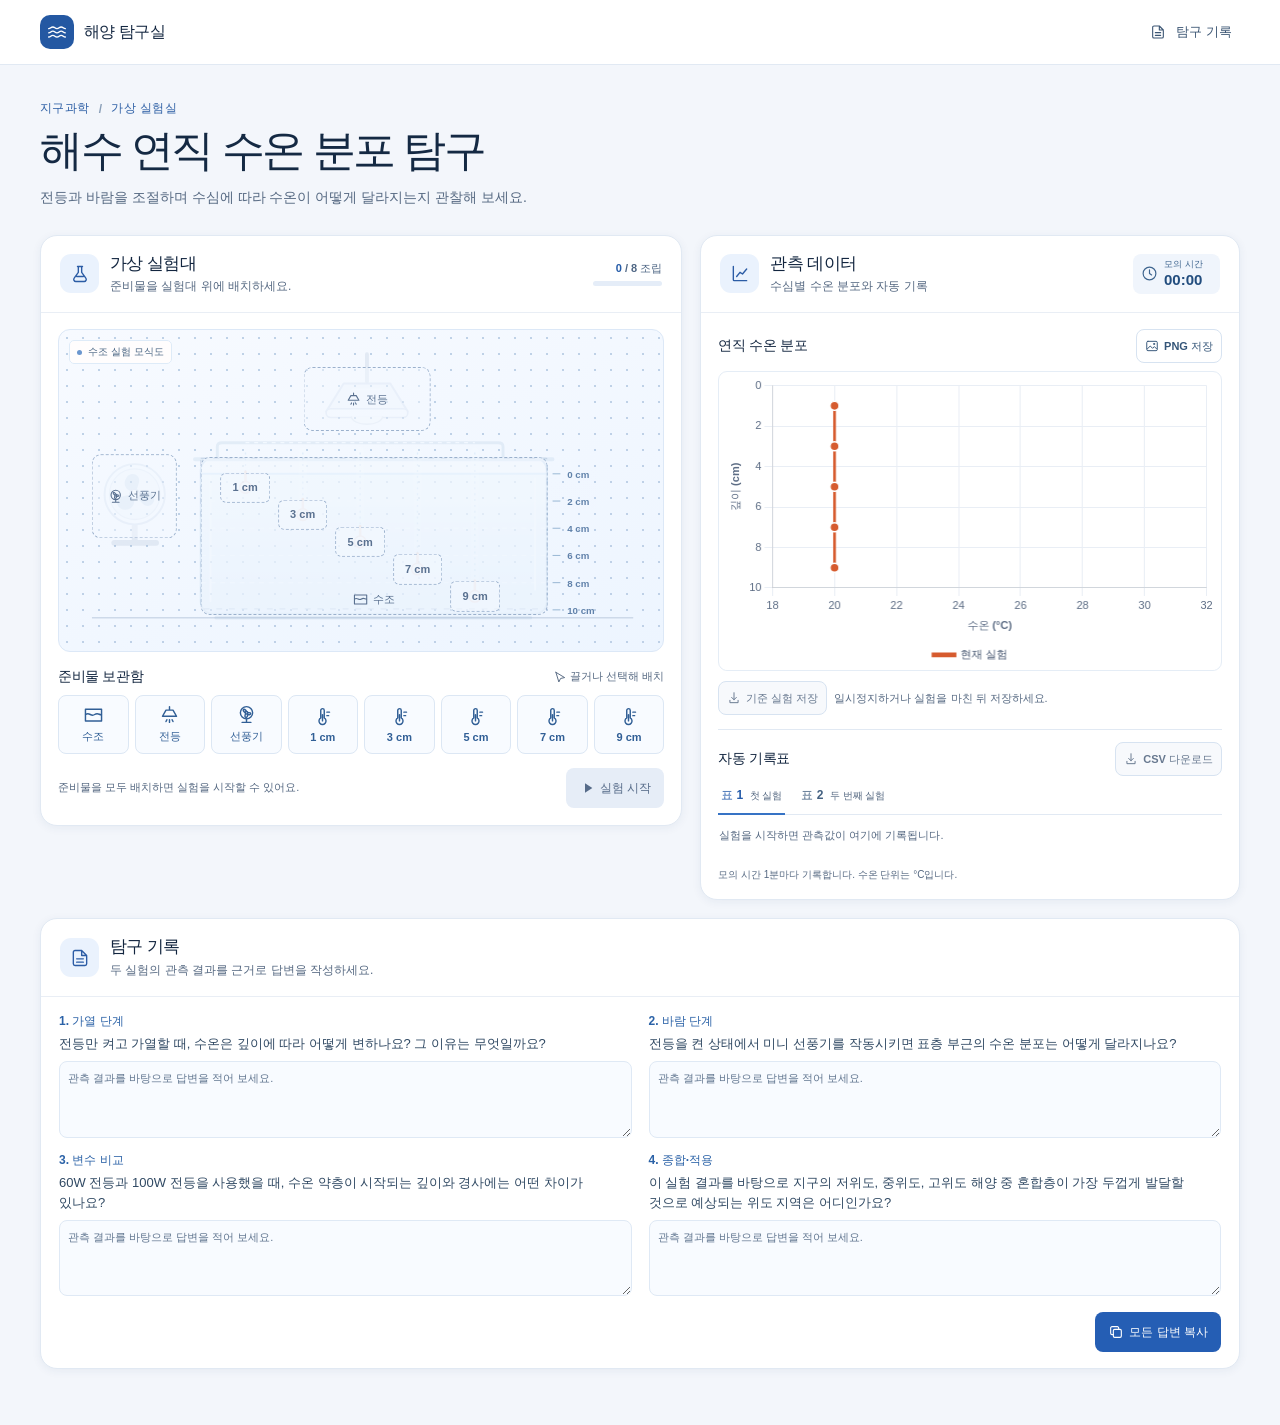
<file: classroom/index.html>
<!doctype html>
<html lang="ko">
<head>
  <meta charset="utf-8">
  <meta name="viewport" content="width=device-width, initial-scale=1">
  <meta name="description" content="전등과 바람을 조절하며 수심에 따른 수온 변화를 비교하는 지구과학 가상 실험실">
  <meta name="theme-color" content="#f4f7fb">
  <title>해수 연직 수온 분포 탐구 | 해양 탐구실</title>
  <script type="module" crossorigin src="./assets/index-B_Ci_t5_.js"></script>
  <link rel="stylesheet" crossorigin href="./assets/index-CdDGg0jh.css">
</head>
<body>
  <svg class="icon-library" xmlns="http://www.w3.org/2000/svg" aria-hidden="true">
    <symbol id="i-wave" viewBox="0 0 24 24"><path d="M2 8c2.5 0 2.5-2 5-2s2.5 2 5 2 2.5-2 5-2 2.5 2 5 2M2 13c2.5 0 2.5-2 5-2s2.5 2 5 2 2.5-2 5-2 2.5 2 5 2M2 18c2.5 0 2.5-2 5-2s2.5 2 5 2 2.5-2 5-2 2.5 2 5 2"/></symbol>
    <symbol id="i-flask" viewBox="0 0 24 24"><path d="M9 3h6m-5 0v7l-5 7a2.5 2.5 0 0 0 2 4h10a2.5 2.5 0 0 0 2-4l-5-7V3M8 15h8"/></symbol>
    <symbol id="i-chart" viewBox="0 0 24 24"><path d="M4 3v16a1 1 0 0 0 1 1h15M8 15l4-5 3 2 5-6"/></symbol>
    <symbol id="i-play" viewBox="0 0 24 24"><path d="m9 5 11 7-11 7z" fill="currentColor" stroke="none"/></symbol>
    <symbol id="i-pause" viewBox="0 0 24 24"><path d="M9 5v14M15 5v14" stroke-width="3"/></symbol>
    <symbol id="i-reset" viewBox="0 0 24 24"><path d="M3 11a9 9 0 1 1 2.8 6.6M3 5v6h6"/></symbol>
    <symbol id="i-image" viewBox="0 0 24 24"><rect x="3" y="4" width="18" height="16" rx="2"/><path d="m4 17 5-5 4 4 3-3 4 4"/><circle cx="15.5" cy="8.5" r="1"/></symbol>
    <symbol id="i-save" viewBox="0 0 24 24"><path d="M12 3v12m-4-4 4 4 4-4M5 16v4h14v-4"/></symbol>
    <symbol id="i-copy" viewBox="0 0 24 24"><rect x="8" y="8" width="12" height="12" rx="2"/><path d="M16 8V6a2 2 0 0 0-2-2H6a2 2 0 0 0-2 2v8a2 2 0 0 0 2 2h2"/></symbol>
    <symbol id="i-note" viewBox="0 0 24 24"><path d="M14 3H6a2 2 0 0 0-2 2v14a2 2 0 0 0 2 2h12a2 2 0 0 0 2-2v-9m-6-7 6 6h-6V3M8 13h8m-8 4h8"/></symbol>
    <symbol id="i-light" viewBox="0 0 24 24"><path d="M9 18h6m-5 3h4m-2-18a6 6 0 0 0-3 11v1h6v-1a6 6 0 0 0-3-11Z"/></symbol>
    <symbol id="i-wind" viewBox="0 0 24 24"><path d="M3 8h12a2.5 2.5 0 1 0-2.5-2.5M3 12h16a2 2 0 1 1-2 2m-14 2h9a2.5 2.5 0 1 1-2.5 2.5"/></symbol>
    <symbol id="i-time" viewBox="0 0 24 24"><circle cx="12" cy="12" r="9"/><path d="M12 7v5l3 2"/></symbol>
    <symbol id="i-check" viewBox="0 0 24 24"><path d="m5 12 4 4L19 6"/></symbol>
    <symbol id="i-pointer" viewBox="0 0 24 24"><path d="m5 4 15 9-7 1.5-3 6L5 4Z"/></symbol>
  </svg>

  <header class="site-header">
    <div class="site-bar">
      <a class="brand" href="#main">
        <span class="brand-mark"><svg class="icon" aria-hidden="true"><use href="#i-wave"/></svg></span>
        <span>해양 탐구실</span>
      </a>
      <a class="header-link" href="#questions"><svg class="icon" aria-hidden="true"><use href="#i-note"/></svg> 탐구 기록</a>
    </div>
  </header>

  <main id="main" class="container">
    <div class="intro">
      <p class="discipline">지구과학 <span aria-hidden="true">/</span> 가상 실험실</p>
      <h1>해수 연직 수온 분포 탐구</h1>
      <p>전등과 바람을 조절하며 수심에 따라 수온이 어떻게 달라지는지 관찰해 보세요.</p>
    </div>

    <div class="workspace">
      <section class="panel lab-panel" aria-labelledby="lab-title">
        <div class="panel-head">
          <div class="section-heading">
            <span class="section-icon"><svg class="icon" aria-hidden="true"><use href="#i-flask"/></svg></span>
            <div><h2 id="lab-title">가상 실험대</h2><p id="lab-description">준비물을 실험대 위에 배치하세요.</p></div>
          </div>
          <div id="assembly-progress" class="assembly-progress">
            <span><strong id="placed-count">0</strong> / 8 조립</span>
            <progress id="assembly-meter" aria-label="배치한 준비물" max="8" value="0"></progress>
          </div>
          <span id="lab-status" class="status" hidden>실험 준비</span>
        </div>

        <div class="lab-content">
          <div id="scene" class="scene" data-watts="0" data-wind="off" data-phase="setup">
            <div class="scene-label"><span></span> 수조 실험 모식도</div>
            <div id="scene-art" class="scene-art"></div>
            <div id="slots" class="slots" role="group" aria-label="장치 배치 위치"></div>
          </div>

          <div id="assembly">
            <div class="tray-heading">
              <h3>준비물 보관함</h3>
              <span><svg class="icon" aria-hidden="true"><use href="#i-pointer"/></svg> 끌거나 선택해 배치</span>
            </div>
            <div id="equipment" class="equipment" role="group" aria-label="준비물"></div>
            <div class="assembly-footer">
              <p id="assembly-hint" role="status">준비물을 모두 배치하면 실험을 시작할 수 있어요.</p>
              <button class="button primary" type="button" disabled>
                <svg class="icon" aria-hidden="true"><use href="#i-play"/></svg> 실험 시작
              </button>
            </div>
          </div>

          <div id="controls" class="controls" hidden>
            <div class="condition-controls">
              <fieldset>
                <legend><svg class="icon" aria-hidden="true"><use href="#i-light"/></svg> 전등 세기</legend>
                <div class="segmented">
                  <label><input type="radio" name="watts" value="0" checked><span>꺼짐</span></label>
                  <label><input type="radio" name="watts" value="60"><span>60 W</span></label>
                  <label><input type="radio" name="watts" value="100"><span>100 W</span></label>
                </div>
              </fieldset>
              <fieldset>
                <legend><svg class="icon" aria-hidden="true"><use href="#i-wind"/></svg> 선풍기 풍량</legend>
                <div class="segmented">
                  <label><input type="radio" name="wind" value="off" checked><span>없음</span></label>
                  <label><input type="radio" name="wind" value="weak"><span>약하게</span></label>
                  <label><input type="radio" name="wind" value="strong"><span>강하게</span></label>
                </div>
              </fieldset>
            </div>
            <div class="sensor-strip" id="sensor-strip" aria-label="수심별 온도계"></div>
            <div class="clock-settings">
              <fieldset class="speed">
                <legend class="sr-only">재생 속도</legend>
                <div class="segmented">
                  <label><input type="radio" name="speed" value="1" checked><span>1배속</span></label>
                  <label><input type="radio" name="speed" value="2"><span>2배속</span></label>
                  <label><input type="radio" name="speed" value="4"><span>4배속</span></label>
                </div>
              </fieldset>
              <label class="auto-pause"><input type="checkbox" id="auto-pause"> 12분에 자동 일시정지</label>
            </div>
            <div class="control-actions">
              <button id="play-button" class="button primary" type="button">
                <svg class="icon" aria-hidden="true"><use href="#i-play"/></svg><span>실험 시작</span>
              </button>
              <button id="reset-button" class="button secondary" type="button">
                <svg class="icon" aria-hidden="true"><use href="#i-reset"/></svg><span>리셋</span>
              </button>
            </div>
            <p id="experiment-message" class="control-message" role="status"></p>
          </div>
        </div>
      </section>

      <section class="panel data-panel" aria-labelledby="data-title">
        <div class="panel-head">
          <div class="section-heading">
            <span class="section-icon"><svg class="icon" aria-hidden="true"><use href="#i-chart"/></svg></span>
            <div><h2 id="data-title">관측 데이터</h2><p>수심별 수온 분포와 자동 기록</p></div>
          </div>
          <div class="time-readout" aria-label="모의 시간">
            <svg class="icon" aria-hidden="true"><use href="#i-time"/></svg>
            <span class="time-meta">모의 시간<strong id="time">00:00</strong></span>
          </div>
        </div>

        <div class="data-content">
          <div class="block-heading">
            <h3>연직 수온 분포</h3>
            <button id="png-button" class="button compact secondary" type="button">
              <svg class="icon" aria-hidden="true"><use href="#i-image"/></svg> PNG 저장
            </button>
          </div>
          <figure class="chart-figure">
            <div class="chart-box">
              <canvas id="profile" role="img" aria-label="연직 수온 그래프"></canvas>
            </div>
            <figcaption id="chart-summary" class="sr-only">모든 수심의 수온이 20°C입니다.</figcaption>
          </figure>
          <div class="compare-actions">
            <button id="save-reference" class="button compact secondary" type="button" disabled>
              <svg class="icon" aria-hidden="true"><use href="#i-save"/></svg> 기준 실험 저장
            </button>
            <button id="clear-comparison" class="button compact text-button" type="button" hidden>새 비교 시작</button>
            <span id="comparison-hint">일시정지하거나 실험을 마친 뒤 저장하세요.</span>
          </div>

          <div class="record">
            <div class="block-heading">
              <h3>자동 기록표</h3>
              <button id="csv-button" class="button compact secondary" type="button" disabled>
                <svg class="icon" aria-hidden="true"><use href="#i-save"/></svg> CSV 다운로드
              </button>
            </div>
            <div class="table-tabs" role="tablist" aria-label="실험 회차">
              <button type="button" role="tab" id="tab-1" data-table="1" aria-controls="table-1" aria-selected="true">표 1 <span>첫 실험</span></button>
              <button type="button" role="tab" id="tab-2" data-table="2" aria-controls="table-2" aria-selected="false" tabindex="-1">표 2 <span>두 번째 실험</span></button>
            </div>
            <div class="table-wrapper" id="table-1" role="tabpanel" aria-labelledby="tab-1" tabindex="0"></div>
            <div class="table-wrapper" id="table-2" role="tabpanel" aria-labelledby="tab-2" tabindex="0" hidden></div>
            <p class="data-note">모의 시간 1분마다 기록합니다. 수온 단위는 °C입니다.</p>
          </div>
          <p id="export-message" class="sr-only" role="status"></p>
        </div>
      </section>
    </div>

    <section class="panel question-panel" id="questions" aria-labelledby="questions-title">
      <div class="panel-head">
        <div class="section-heading">
          <span class="section-icon"><svg class="icon" aria-hidden="true"><use href="#i-note"/></svg></span>
          <div><h2 id="questions-title">탐구 기록</h2><p>두 실험의 관측 결과를 근거로 답변을 작성하세요.</p></div>
        </div>
      </div>
      <div id="question-fields" class="questions-grid"></div>
      <div class="question-actions">
        <p id="copy-message" role="status"></p>
        <button id="copy-answers" class="button primary" type="button">
          <svg class="icon" aria-hidden="true"><use href="#i-copy"/></svg> 모든 답변 복사
        </button>
      </div>
      <div id="copy-fallback" class="copy-fallback" hidden>
        <label for="copy-text">복사할 탐구 답변</label>
        <textarea id="copy-text" readonly rows="6"></textarea>
      </div>
    </section>
  </main>
</body>
</html>
</file>
<file: classroom/assets/index-CdDGg0jh.css>
:root{color:#142741;font-synthesis:none;--muted:#566982;--strong:#12253f;--line:#e1e9f3;--blue:#265caa;--primary:#255eb4;--pale:#edf4fd;--shadow:0 2px 10px #263f6910;background:#f3f6fb;font-family:Inter,Segoe UI,Apple SD Gothic Neo,Malgun Gothic,sans-serif}*,:before,:after{box-sizing:border-box}body{min-width:300px;margin:0}button,input,textarea{font:inherit}button{cursor:pointer}button:disabled{cursor:default}button,a,textarea,input{-webkit-tap-highlight-color:transparent}:focus-visible{outline-offset:3px;outline:3px solid #397ad0}[hidden]{display:none!important}h1,h2,h3,p,figure,fieldset{margin:0}a{color:inherit}.icon-library{pointer-events:none;width:0;height:0;position:absolute}.icon{fill:none;stroke:currentColor;stroke-width:1.65px;stroke-linecap:round;stroke-linejoin:round;flex:none;width:18px;height:18px}.sr-only{clip-path:inset(50%);white-space:nowrap;width:1px;height:1px;margin:-1px;padding:0;position:absolute;overflow:hidden}.site-header{border-bottom:1px solid var(--line);background:#fff}.site-bar,.container{width:min(1320px,100% - 80px);margin-inline:auto}.site-bar{justify-content:space-between;align-items:center;gap:12px;min-height:64px;display:flex}.brand,.header-link{align-items:center;gap:10px;text-decoration:none;display:inline-flex}.brand{letter-spacing:-.035em;font-size:16px;font-weight:750}.brand-mark{color:#fff;background:#2458a2;border-radius:10px;place-items:center;width:34px;height:34px;display:grid}.brand-mark .icon{width:20px;height:20px}.header-link{color:#3b5573;border-radius:8px;min-height:40px;padding-inline:8px;font-size:13px;font-weight:680}.header-link:hover{background:var(--pale);color:var(--blue)}.header-link .icon{width:16px;height:16px}.container{padding:35px 0 56px}.intro{margin-bottom:26px}.discipline{color:#2d5fa5;letter-spacing:.035em;align-items:center;gap:9px;font-size:12px;font-weight:750;display:flex}.discipline span{color:#899eb7}.intro h1{color:#142943;letter-spacing:-.055em;word-break:keep-all;margin:8px 0 9px;font-size:clamp(28px,3.7vw,43px);font-weight:800;line-height:1.2}.intro>p:last-child{color:var(--muted);word-break:keep-all;font-size:14px;line-height:1.65}.workspace{grid-template-columns:minmax(0,1.19fr) minmax(0,1fr);align-items:start;gap:18px;display:grid}.panel{border:1px solid var(--line);min-width:0;box-shadow:var(--shadow);background:#fff;border-radius:17px}.panel-head{border-bottom:1px solid #e9eef5;justify-content:space-between;align-items:center;gap:12px;padding:17px 19px;display:flex}.section-heading{align-items:center;gap:11px;min-width:0;display:flex}.section-icon{color:#2b5ca5;background:#eaf2fd;border-radius:11px;flex:none;place-items:center;width:39px;height:39px;display:grid}.section-icon .icon{width:20px;height:20px}.section-heading h2{color:var(--strong);letter-spacing:-.035em;font-size:17px;line-height:1.33}.section-heading p{color:var(--muted);word-break:keep-all;margin-top:3px;font-size:12px;line-height:1.4}.assembly-progress{text-align:right;color:#4e6684;flex:none;gap:5px;font-size:11px;font-weight:650;display:grid}.assembly-progress strong{color:#245ba8}progress{color:#3877cd;background:#e5edf8;border:0;border-radius:4px;width:69px;height:5px;display:block;overflow:hidden}progress::-webkit-progress-bar{background:#e5edf8}progress::-webkit-progress-value{background:#3877cd}progress::-moz-progress-bar{background:#3877cd}.status{white-space:nowrap;color:#355d92;background:#edf3fb;border-radius:30px;padding:6px 9px;font-size:11px;font-weight:750}.status[data-phase=running]{color:#17614e;background:#e6f7ee}.status[data-phase=paused]{color:#805411;background:#fff4dc}.lab-content,.data-content{padding:16px 17px 17px}.scene{isolation:isolate;aspect-ratio:620/330;background-color:#f3f8fe;background-image:radial-gradient(#bbcee5 .7px,#0000 .8px),linear-gradient(160deg,#f7faff,#edf5ff);background-size:16px 16px,100% 100%;border:1px solid #dce8f7;border-radius:12px;width:100%;position:relative;overflow:hidden}.scene-label{z-index:3;color:#496583;pointer-events:none;background:#fffdfd;border:1px solid #deebf8;border-radius:5px;align-items:center;gap:6px;padding:4px 7px;font-size:10px;font-weight:650;display:flex;position:absolute;top:10px;left:10px}.scene-label span{background:#6b97cf;border-radius:50%;width:5px;height:5px}.scene-art,.slots{position:absolute;inset:0}.scene-art svg{width:100%;height:100%;display:block}.scene-component{opacity:.16}.scene[data-phase=setup] .scene-reading{opacity:0}.scene-component.is-visible{opacity:1;transition:opacity .18s ease-out}.scene-scale,.scene-number{fill:#5276a2;font-family:Inter,Segoe UI,sans-serif;font-size:10px;font-weight:700}.scene-number{fill:#264f7b}.light-cone,.surface-glow,.surface-wave,.airflow{opacity:0;transition:opacity .22s}.scene[data-watts="60"] .light-cone,.scene[data-watts="60"] .surface-glow{opacity:.53}.scene[data-watts="100"] .light-cone,.scene[data-watts="100"] .surface-glow{opacity:.9}.scene:not([data-watts="0"]) .bulb{fill:#ffe5a0}.scene:not([data-wind=off]) .surface-wave,.scene:not([data-wind=off]) .airflow{opacity:.7}.scene[data-wind=strong] .surface-wave,.scene[data-wind=strong] .airflow{opacity:1}.fan-blades{transform-origin:77px 169px}.scene[data-phase=running][data-wind=weak] .fan-blades{animation:.95s linear infinite spin}.scene[data-phase=running][data-wind=strong] .fan-blades{animation:.38s linear infinite spin}.scene[data-phase=running][data-wind=weak] .surface-wave{animation:1.15s linear infinite wave}.scene[data-phase=running][data-wind=strong] .surface-wave{animation:.6s linear infinite wave}.scene[data-phase=running] .airflow{animation:.8s linear infinite airflow}@keyframes spin{to{transform:rotate(360deg)}}@keyframes wave{to{transform:translate(-18px)}}@keyframes airflow{to{stroke-dashoffset:-18px}}.slot{left:var(--x);top:var(--y);color:#5a7190;white-space:nowrap;background:#f4f8ff75;border:1.5px dashed #9bb1cd;border-radius:9px;place-items:center;padding:0;font-size:11px;font-weight:700;display:grid;position:absolute;transform:translate(-50%,-50%)}.slot-tank{align-items:end;width:57.4%;height:49.3%;padding-bottom:7px}.slot-lamp{width:21%;height:20%}.slot-fan{width:14%;height:26%}.slot-sensor{z-index:1;font-variant-numeric:tabular-nums;border-radius:6px;width:8.2%;height:9.5%}.slot-label{align-items:center;gap:4px;line-height:1.2;display:inline-flex}.slot-label .icon{width:16px;height:16px}.slot:hover{background:#dbeaff92;border-color:#547baa}.slot.is-target{color:#235ca7;background:#e3efffdb;border-color:#4488d9}.slot.is-near{background:#d2e8ff;border-style:solid;box-shadow:0 0 0 4px #4a91e138}.slot.is-target.slot-tank{z-index:2}.tray-heading{justify-content:space-between;align-items:center;gap:8px;margin:16px 0 9px;display:flex}.tray-heading h3,.block-heading h3{color:var(--strong);letter-spacing:-.025em;font-size:14px;font-weight:750}.tray-heading>span{color:var(--muted);align-items:center;gap:3px;font-size:11px;display:inline-flex}.tray-heading>span .icon{width:14px;height:14px}.equipment{grid-template-columns:repeat(8,minmax(0,1fr));gap:6px;display:grid}.equipment-tile,.drag-preview{color:#315f96;white-space:nowrap;background:#f8fbff;border:1px solid #dce7f4;border-radius:8px;flex-direction:column;justify-content:center;align-items:center;gap:4px;min-height:59px;padding:7px 2px;font-size:11px;font-weight:720;display:flex;position:relative}.equipment-tile{cursor:grab;touch-action:none;-webkit-user-select:none;user-select:none}.equipment-tile .equipment-icon,.drag-preview .equipment-icon{width:21px;height:21px}.equipment-tile:not(:disabled):hover,.equipment-tile[aria-pressed=true]{background:#eaf3ff;border-color:#76a5e0}.equipment-tile:active{cursor:grabbing}.equipment-tile.is-placed{cursor:default;color:#7790ae;background:#f5f8fb}.placed-tick{color:#2d7958;width:13px;height:13px;display:none;position:absolute;top:3px;right:3px}.is-placed .placed-tick{display:block}.drag-preview{z-index:10;pointer-events:none;background:#edf5ff;border-color:#83aae0;width:65px;position:fixed;transform:translate(-50%,-73%);box-shadow:0 6px 18px #143b7038}.assembly-footer{justify-content:space-between;align-items:center;gap:10px;padding-top:14px;display:flex}.assembly-footer p,.control-message{color:var(--muted);word-break:keep-all;font-size:11px;line-height:1.55}.button{white-space:nowrap;border:1px solid #0000;border-radius:8px;justify-content:center;align-items:center;gap:5px;min-height:40px;padding:7px 12px;font-size:12px;font-weight:750;line-height:1.35;display:inline-flex}.button .icon{width:16px;height:16px}.primary{background:var(--primary);color:#fff}.primary:not(:disabled):hover{background:#1c4e99}.primary:disabled{color:#566b89;background:#e6edf7}.secondary{color:#345578;background:#fff;border-color:#d7e3f1}.secondary:not(:disabled):hover{background:#edf5ff;border-color:#adc8ea}.secondary:disabled{color:#67788f;background:#f7f9fc}.compact{min-height:34px;padding:5px 8px;font-size:11px}.compact .icon{width:14px;height:14px}.text-button{color:#2d61a9;background:#edf4fd}.text-button:hover{background:#deebfc}.controls{margin-top:14px}.condition-controls{grid-template-columns:1fr 1fr;gap:12px;display:grid}fieldset{border:none;min-width:0;padding:0}legend{color:#325478;align-items:center;gap:5px;margin-bottom:5px;padding:0;font-size:12px;font-weight:750;display:flex}legend .icon{width:16px;height:16px}.segmented{background:#f4f8fd;border:1px solid #dfeaf6;border-radius:9px;gap:3px;min-width:0;padding:3px;display:flex}.segmented label{flex:1;min-width:0;position:relative}.segmented input{opacity:0;width:1px;height:1px;position:absolute}.segmented span{color:#526983;white-space:nowrap;cursor:pointer;border-radius:6px;place-items:center;min-height:34px;padding:4px;font-size:12px;font-weight:700;display:grid}.segmented input:checked+span{color:#245aa4;background:#fff;box-shadow:0 1px 4px #32528424}.segmented input:not(:disabled)+span:hover{color:#245aa4;background:#fff}.segmented input:focus-visible+span{outline-offset:0;outline:2px solid #397ad0}.segmented input:disabled+span{cursor:default}.sensor-strip{grid-template-columns:repeat(5,minmax(0,1fr));gap:5px;margin:12px 0;display:grid}.sensor{text-align:center;font-variant-numeric:tabular-nums;white-space:nowrap;background:#f7faff;border:1px solid #e2ebf6;border-radius:7px;padding:7px 3px}.sensor span{color:var(--muted);font-size:10px;font-weight:700;display:block}.sensor strong{color:#285687;font-size:14px}.sensor small{color:#627d99;font-size:9px}.clock-settings{flex-wrap:wrap;align-items:center;gap:9px 14px;display:flex}.speed{flex:0 215px}.speed .segmented span{min-height:32px}.auto-pause{color:#415b7b;align-items:center;gap:6px;min-height:32px;font-size:11px;font-weight:690;display:flex}.auto-pause input{width:16px;height:16px;accent-color:var(--primary);margin:0}.control-actions{gap:8px;margin-top:11px;display:flex}.control-actions .primary{min-width:109px}.control-message{margin-top:7px}.control-message:empty{display:none}.time-readout{color:#3d648e;background:#f0f5fc;border-radius:8px;align-items:center;gap:6px;padding:5px 8px;display:flex}.time-readout .icon{width:17px;height:17px}.time-meta{white-space:nowrap;gap:1px;min-width:48px;font-size:9px;line-height:1.2;display:grid}.time-readout strong{color:#224d7e;font-variant-numeric:tabular-nums;font-size:15px}.block-heading{justify-content:space-between;align-items:center;gap:7px;display:flex}.chart-figure{border:1px solid #e5edf6;border-radius:9px;margin:8px 0 10px;padding:4px 6px 0;overflow:hidden}.chart-box{height:clamp(214px,23vw,302px);position:relative}.compare-actions{color:var(--muted);flex-wrap:wrap;align-items:center;gap:7px;font-size:11px;line-height:1.4;display:flex}.record{border-top:1px solid var(--line);margin-top:14px;padding-top:12px}.table-tabs{border-bottom:1px solid var(--line);gap:13px;margin-top:3px;display:flex}.table-tabs button{color:#436080;background:0 0;border:0;border-bottom:2px solid #0000;min-height:36px;margin-bottom:-1px;padding:4px 3px 6px;font-size:12px;font-weight:780}.table-tabs button span{color:var(--muted);margin-left:3px;font-size:10px;font-weight:600}.table-tabs button[aria-selected=true]{color:var(--blue);border-color:#3673c5}.table-wrapper{min-height:46px;max-height:144px;overflow:auto}.table-empty{color:var(--muted);padding:13px 1px 9px;font-size:11px}table{border-collapse:separate;border-spacing:0;color:#2f496b;text-align:right;white-space:nowrap;font-variant-numeric:tabular-nums;width:100%;font-size:11px}th,td{border-bottom:1px solid #edf1f7;min-width:32px;padding:6px 5px}th{color:#3f5a7e;background:#f4f8fe;font-size:10px;font-weight:750;position:sticky;top:0}th:first-child,td:first-child{text-align:left}tbody tr:nth-child(2n){background:#f9fbfe}.data-note{color:var(--muted);margin-top:7px;font-size:10px}.question-panel{margin-top:18px;scroll-margin-top:12px}.questions-grid{grid-template-columns:repeat(2,minmax(0,1fr));gap:14px 17px;padding:16px 18px 4px;display:grid}.question{flex-direction:column;display:flex}.question label{word-break:keep-all;flex:1;display:block}.question-topic{color:#2b62a7;margin-bottom:4px;font-size:12px;font-weight:760;display:block}.question-text{color:#304963;font-size:13px;line-height:1.55}textarea{resize:vertical;width:100%;min-height:68px;color:var(--strong);background:#f8fbff;border:1px solid #dfe9f5;border-radius:8px;margin-top:7px;padding:8px;font-size:13px;line-height:1.5;display:block}textarea::placeholder{color:#60758f;font-size:11px}.question-actions{justify-content:flex-end;align-items:center;gap:10px;padding:12px 18px 16px;display:flex}.question-actions p,.copy-fallback label{color:#385d83;font-size:12px}.copy-fallback{margin:0 18px 17px}@media (width<=1020px){.site-bar,.container{width:calc(100% - 48px)}}@media (width<=900px){.workspace{grid-template-columns:1fr}.chart-box{height:clamp(230px,46vw,325px)}}@media (width<=540px){.site-bar,.container{width:calc(100% - 24px)}.site-bar{min-height:56px}.container{padding-top:25px}.intro{margin-bottom:18px}.intro h1{font-size:clamp(24px,6.1vw,32px)}.intro>p:last-child{font-size:13px}.workspace{gap:12px}.panel-head{padding:13px 12px}.lab-content,.data-content{padding:12px 11px}.scene-label{padding:2px 3px;font-size:8px;top:6px;left:5px}.slot{border-radius:5px;font-size:9px}.slot-label .icon{display:none}.equipment{grid-template-columns:repeat(4,minmax(0,1fr))}.equipment-tile{min-height:51px}.questions-grid{grid-template-columns:1fr;padding-inline:12px}.question-actions{padding-inline:12px}.question-panel{margin-top:12px}}@media (prefers-reduced-motion:reduce){*,:before,:after{transition-duration:.001ms!important;animation-duration:.001ms!important}}
</file>
